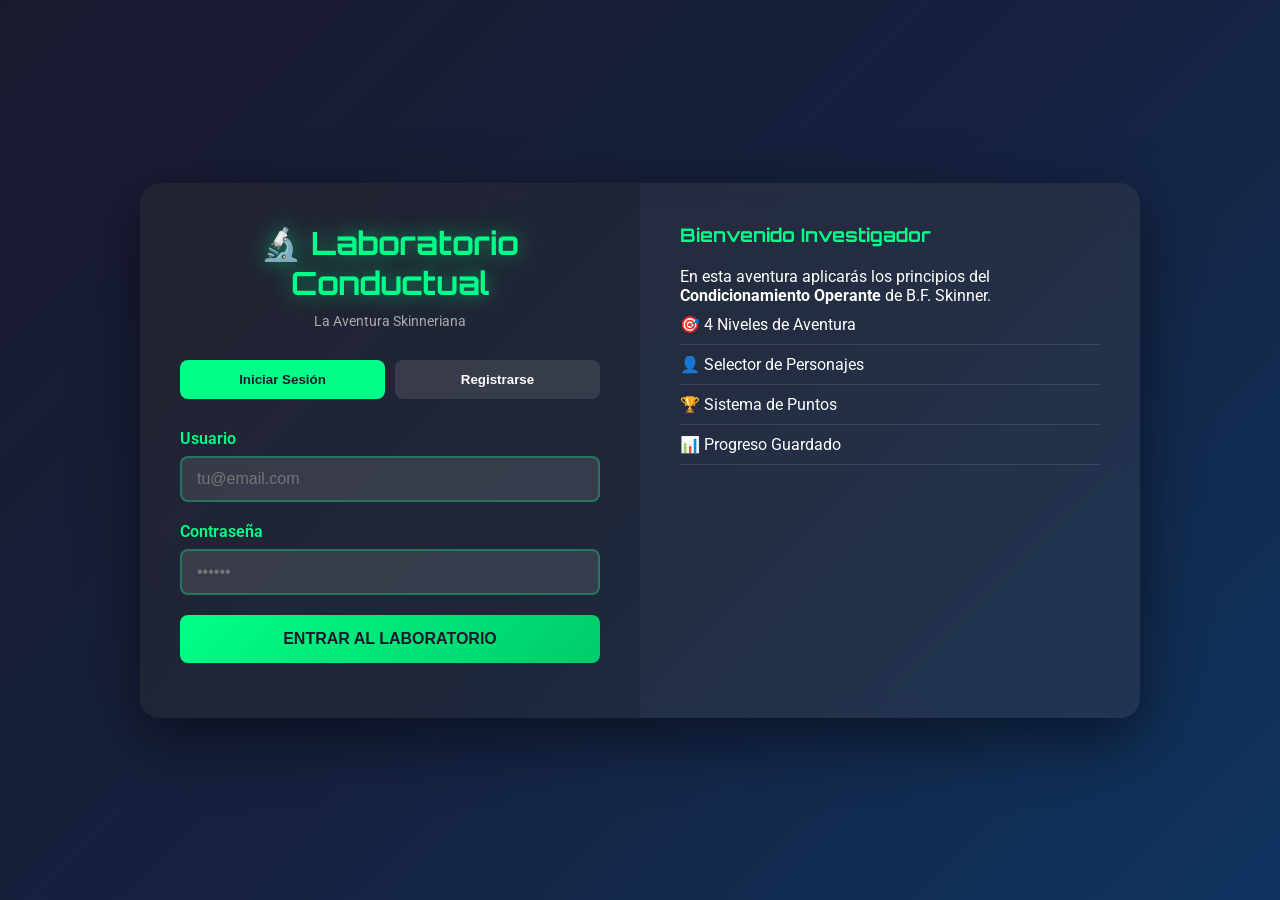
<file: index.html>
<!DOCTYPE html>
<html lang="es">
<head>
    <meta charset="UTF-8">
    <meta name="viewport" content="width=device-width, initial-scale=1.0">
    <title>Laboratorio Conductual - Login</title>
    <link rel="stylesheet" href="css/login.css">
    <link href="https://fonts.googleapis.com/css2?family=Orbitron:wght@400;700&family=Roboto:wght@300;400;700&display=swap" rel="stylesheet">
</head>
<body>
    <div class="login-container">
        <div class="login-box">
            <h1 class="game-title">🔬 Laboratorio Conductual</h1>
            <p class="subtitle">La Aventura Skinneriana</p>
            
            <div class="tabs">
                <button class="tab active" id="tab-login" onclick="cambiarFormulario('login')">Iniciar Sesión</button>
                <button class="tab" id="tab-register" onclick="cambiarFormulario('register')">Registrarse</button>
            </div>
            
            <!-- Formulario Login -->
            <div id="form-login" class="formulario active">
                <form onsubmit="iniciarSesion(event)">
                    <div class="input-group">
                        <label>Usuario</label>
                        <input type="text" id="login-user" required placeholder="tu@email.com">
                    </div>
                    <div class="input-group">
                        <label>Contraseña</label>
                        <input type="password" id="login-pass" required placeholder="••••••">
                    </div>
                    <button type="submit" class="btn-primary">ENTRAR AL LABORATORIO</button>
                    <p class="error-message" id="login-error"></p>
                </form>
            </div>
            
            <!-- Formulario Registro -->
            <div id="form-register" class="formulario">
                <form onsubmit="registrarUsuario(event)">
                    <div class="input-group">
                        <label>Usuario</label>
                        <input type="text" id="register-user" required placeholder="Elige un usuario">
                    </div>
                    <div class="input-group">
                        <label>Contraseña</label>
                        <input type="password" id="register-pass" required placeholder="Mínimo 6 caracteres">
                    </div>
                    <div class="input-group">
                        <label>Confirmar Contraseña</label>
                        <input type="password" id="register-confirm" required placeholder="Repite la contraseña">
                    </div>
                    <button type="submit" class="btn-primary">CREAR CUENTA</button>
                    <p class="error-message" id="register-error"></p>
                    <p class="success-message" id="register-success"></p>
                </form>
            </div>
        </div>
        
        <div class="info-panel">
            <h3>Bienvenido Investigador</h3>
            <p>En esta aventura aplicarás los principios del <strong>Condicionamiento Operante</strong> de B.F. Skinner.</p>
            <ul>
                <li>🎯 4 Niveles de Aventura</li>
                <li>👤 Selector de Personajes</li>
                <li>🏆 Sistema de Puntos</li>
                <li>📊 Progreso Guardado</li>
            </ul>
        </div>
    </div>
    
    <script src="js/auth.js"></script>
</body>
</html>
</file>
<file: css/login.css>
* {
    margin: 0;
    padding: 0;
    box-sizing: border-box;
}

body {
    font-family: 'Roboto', sans-serif;
    background: linear-gradient(135deg, #1a1a2e 0%, #16213e 50%, #0f3460 100%);
    min-height: 100vh;
    display: flex;
    justify-content: center;
    align-items: center;
    padding: 20px;
}

.login-container {
    display: grid;
    grid-template-columns: 1fr 1fr;
    max-width: 1000px;
    width: 100%;
    background: rgba(255, 255, 255, 0.1);
    border-radius: 20px;
    overflow: hidden;
    box-shadow: 0 20px 60px rgba(0, 0, 0, 0.5);
    backdrop-filter: blur(10px);
}

.login-box {
    padding: 40px;
    background: rgba(0, 0, 0, 0.3);
}

.game-title {
    font-family: 'Orbitron', sans-serif;
    color: #00ff88;
    font-size: 2rem;
    text-align: center;
    margin-bottom: 10px;
    text-shadow: 0 0 20px rgba(0, 255, 136, 0.5);
}

.subtitle {
    color: #aaa;
    text-align: center;
    margin-bottom: 30px;
    font-size: 0.9rem;
}

.tabs {
    display: flex;
    gap: 10px;
    margin-bottom: 30px;
}

.tab {
    flex: 1;
    padding: 12px;
    border: none;
    background: rgba(255, 255, 255, 0.1);
    color: #fff;
    cursor: pointer;
    border-radius: 8px;
    transition: all 0.3s;
    font-weight: 600;
}

.tab.active {
    background: #00ff88;
    color: #1a1a2e;
}

.formulario {
    display: none;
}

.formulario.active {
    display: block;
    animation: fadeIn 0.3s;
}

@keyframes fadeIn {
    from { opacity: 0; transform: translateY(-10px); }
    to { opacity: 1; transform: translateY(0); }
}

.input-group {
    margin-bottom: 20px;
}

.input-group label {
    display: block;
    color: #00ff88;
    margin-bottom: 8px;
    font-weight: 600;
}

.input-group input {
    width: 100%;
    padding: 12px 15px;
    border: 2px solid rgba(0, 255, 136, 0.3);
    border-radius: 8px;
    background: rgba(255, 255, 255, 0.1);
    color: #fff;
    font-size: 1rem;
}

.input-group input:focus {
    outline: none;
    border-color: #00ff88;
    box-shadow: 0 0 15px rgba(0, 255, 136, 0.3);
}

.btn-primary {
    width: 100%;
    padding: 15px;
    background: linear-gradient(135deg, #00ff88, #00cc6a);
    border: none;
    border-radius: 8px;
    color: #1a1a2e;
    font-size: 1rem;
    font-weight: 700;
    cursor: pointer;
    transition: all 0.3s;
}

.btn-primary:hover {
    transform: translateY(-2px);
    box-shadow: 0 10px 30px rgba(0, 255, 136, 0.4);
}

.error-message {
    color: #ff4757;
    margin-top: 15px;
    text-align: center;
    font-size: 0.9rem;
}

.success-message {
    color: #00ff88;
    margin-top: 15px;
    text-align: center;
    font-size: 0.9rem;
}

.info-panel {
    padding: 40px;
    background: rgba(0, 0, 0, 0.2);
    color: #fff;
}

.info-panel h3 {
    font-family: 'Orbitron', sans-serif;
    color: #00ff88;
    margin-bottom: 20px;
}

.info-panel ul {
    list-style: none;
}

.info-panel li {
    padding: 10px 0;
    border-bottom: 1px solid rgba(255, 255, 255, 0.1);
}

@media (max-width: 768px) {
    .login-container {
        grid-template-columns: 1fr;
    }
    .info-panel {
        display: none;
    }
}
</file>
<file: css/game.css>
* {
    margin: 0;
    padding: 0;
    box-sizing: border-box;
}

body {
    font-family: 'Roboto', sans-serif;
    background: linear-gradient(135deg, #1a1a2e 0%, #16213e 100%);
    min-height: 100vh;
    color: #fff;
}

.game-header {
    display: flex;
    justify-content: space-between;
    align-items: center;
    padding: 15px 30px;
    background: rgba(0, 0, 0, 0.5);
    border-bottom: 2px solid #00ff88;
    position: fixed;
    width: 100%;
    top: 0;
    z-index: 1000;
}

.logo {
    font-family: 'Orbitron', sans-serif;
    color: #00ff88;
    font-size: 1.5rem;
}

.player-info {
    display: flex;
    align-items: center;
    gap: 20px;
}

.points {
    color: #ffd700;
    font-weight: bold;
}

.btn-logout {
    padding: 8px 20px;
    background: #ff4757;
    border: none;
    border-radius: 5px;
    color: #fff;
    cursor: pointer;
}

.screen {
    display: none;
    padding: 100px 20px 20px;
    min-height: 100vh;
}

.screen.active {
    display: block;
}

.screen-content {
    max-width: 1200px;
    margin: 0 auto;
    text-align: center;
}

.screen-content h2 {
    font-family: 'Orbitron', sans-serif;
    color: #00ff88;
    margin-bottom: 10px;
}

/* Personajes */
.characters-grid {
    display: grid;
    grid-template-columns: repeat(auto-fit, minmax(250px, 1fr));
    gap: 30px;
    margin-top: 40px;
}

.character-card {
    background: rgba(255, 255, 255, 0.1);
    border: 2px solid rgba(0, 255, 136, 0.3);
    border-radius: 15px;
    padding: 30px;
    cursor: pointer;
    transition: all 0.3s;
}

.character-card:hover {
    transform: translateY(-10px);
    border-color: #00ff88;
    box-shadow: 0 20px 40px rgba(0, 255, 136, 0.3);
}

.character-emoji {
    font-size: 5rem;
    margin-bottom: 20px;
}

.character-card h3 {
    color: #00ff88;
    margin-bottom: 10px;
}

.stats {
    margin-top: 20px;
    display: flex;
    flex-direction: column;
    gap: 5px;
    font-size: 0.9rem;
    color: #aaa;
}

/* Niveles */
.levels-container {
    display: grid;
    grid-template-columns: repeat(auto-fit, minmax(250px, 1fr));
    gap: 30px;
    margin-top: 40px;
}

.level-card {
    background: rgba(255, 255, 255, 0.1);
    border: 2px solid rgba(0, 255, 136, 0.3);
    border-radius: 15px;
    padding: 30px;
    cursor: pointer;
    transition: all 0.3s;
    position: relative;
}

.level-card:not(.locked):hover {
    transform: scale(1.05);
    border-color: #00ff88;
}

.level-card.locked {
    opacity: 0.5;
    cursor: not-allowed;
}

.level-icon {
    font-size: 4rem;
    margin-bottom: 15px;
}

.lock-overlay {
    position: absolute;
    top: 50%;
    left: 50%;
    transform: translate(-50%, -50%);
    background: rgba(0, 0, 0, 0.8);
    padding: 10px 20px;
    border-radius: 10px;
    font-weight: bold;
}

/* Juego */
.game-container {
    max-width: 900px;
    margin: 0 auto;
    background: rgba(0, 0, 0, 0.3);
    border-radius: 20px;
    padding: 30px;
}

.level-header {
    display: flex;
    justify-content: space-between;
    align-items: center;
    margin-bottom: 30px;
    padding-bottom: 20px;
    border-bottom: 2px solid rgba(0, 255, 136, 0.3);
}

.level-header h3 {
    color: #00ff88;
    font-family: 'Orbitron', sans-serif;
}

.progress-info {
    color: #aaa;
}

/* Nivel 1 */
.scenario-box {
    background: rgba(255, 255, 255, 0.1);
    padding: 30px;
    border-radius: 15px;
    margin-bottom: 20px;
    text-align: center;
}

.scenario-emoji {
    font-size: 5rem;
    margin-bottom: 15px;
}

/* Nivel 2 - Camino */
.road {
    height: 120px;
    background: linear-gradient(90deg, #2d3436 0%, #636e72 100%);
    border-radius: 10px;
    position: relative;
    margin-bottom: 20px;
    border: 3px solid #00ff88;
}

.finish-line {
    position: absolute;
    right: 20px;
    top: 50%;
    transform: translateY(-50%);
    font-size: 2.5rem;
}

.car {
    position: absolute;
    left: 20px;
    top: 50%;
    transform: translateY(-50%);
    font-size: 3rem;
    transition: left 0.5s ease-out;
}

.behavior-bar {
    margin-bottom: 20px;
    text-align: center;
}

.bar-container {
    width: 100%;
    height: 25px;
    background: rgba(255, 255, 255, 0.1);
    border-radius: 15px;
    overflow: hidden;
    margin: 10px 0;
}

.bar-fill {
    height: 100%;
    width: 0%;
    background: linear-gradient(90deg, #00ff88, #00cc6a);
    transition: width 0.5s;
}

/* Nivel 3 - Gráfico */
.program-display {
    background: rgba(255, 255, 255, 0.1);
    padding: 20px;
    border-radius: 15px;
    margin-bottom: 20px;
}

.graph-container {
    margin-top: 20px;
}

.graph {
    display: flex;
    align-items: flex-end;
    gap: 5px;
    height: 150px;
    padding: 10px;
    background: rgba(0, 0, 0, 0.3);
    border-radius: 10px;
}

.graph-bar {
    flex: 1;
    background: linear-gradient(180deg, #00ff88, #00cc6a);
    border-radius: 3px 3px 0 0;
    min-width: 20px;
}

/* Nivel 4 - Moldeamiento */
.shaping-display {
    background: rgba(255, 255, 255, 0.1);
    padding: 20px;
    border-radius: 15px;
    margin-bottom: 20px;
}

.target-behavior {
    margin-bottom: 20px;
}

.steps-container {
    display: flex;
    flex-direction: column;
    gap: 10px;
    margin-bottom: 20px;
}

.step {
    padding: 10px 15px;
    background: rgba(255, 255, 255, 0.1);
    border-radius: 8px;
    text-align: left;
}

.step.completed {
    background: rgba(0, 255, 136, 0.3);
    color: #00ff88;
}

.step.current {
    background: rgba(255, 215, 0, 0.3);
    color: #ffd700;
    border: 2px solid #ffd700;
}

.avatar-display {
    font-size: 4rem;
    margin: 20px 0;
}

/* Opciones */
.question-box {
    background: rgba(255, 255, 255, 0.1);
    padding: 25px;
    border-radius: 15px;
    margin-bottom: 20px;
}

.question-box h4 {
    color: #ffd700;
    margin-bottom: 20px;
}

.options {
    display: grid;
    grid-template-columns: repeat(auto-fit, minmax(180px, 1fr));
    gap: 12px;
}

.option-btn {
    padding: 12px 15px;
    background: rgba(0, 255, 136, 0.2);
    border: 2px solid rgba(0, 255, 136, 0.5);
    border-radius: 10px;
    color: #fff;
    cursor: pointer;
    font-size: 0.95rem;
    transition: all 0.3s;
}

.option-btn:hover:not(:disabled) {
    background: rgba(0, 255, 136, 0.4);
    transform: translateY(-2px);
}

.option-btn:disabled {
    opacity: 0.5;
    cursor: not-allowed;
}

/* Feedback */
.feedback {
    padding: 20px;
    border-radius: 10px;
    margin-top: 20px;
    font-weight: bold;
    text-align: center;
}

.feedback.correct {
    background: rgba(0, 255, 136, 0.2);
    color: #00ff88;
}

.feedback.incorrect {
    background: rgba(255, 71, 87, 0.2);
    color: #ff4757;
}

.btn-back {
    margin-top: 20px;
    padding: 10px 20px;
    background: rgba(255, 255, 255, 0.1);
    border: none;
    border-radius: 5px;
    color: #fff;
    cursor: pointer;
}

/* Resultados */
.results-content {
    max-width: 600px;
    margin: 100px auto;
    background: rgba(0, 0, 0, 0.5);
    padding: 50px;
    border-radius: 20px;
    border: 2px solid #00ff88;
    text-align: center;
}

.results-emoji {
    font-size: 5rem;
    margin: 20px 0;
}

.stats-grid {
    display: grid;
    grid-template-columns: repeat(3, 1fr);
    gap: 20px;
    margin: 30px 0;
}

.stat-box {
    background: rgba(255, 255, 255, 0.1);
    padding: 20px;
    border-radius: 10px;
}

.stat-value {
    font-size: 2rem;
    color: #00ff88;
    font-family: 'Orbitron', sans-serif;
    font-weight: bold;
}

.stat-label {
    color: #aaa;
    margin-top: 5px;
    font-size: 0.9rem;
}

.btn-primary {
    padding: 15px 40px;
    background: linear-gradient(135deg, #00ff88, #00cc6a);
    border: none;
    border-radius: 10px;
    color: #1a1a2e;
    font-size: 1.1rem;
    font-weight: bold;
    cursor: pointer;
    transition: all 0.3s;
}

.btn-primary:hover {
    transform: translateY(-3px);
    box-shadow: 0 10px 30px rgba(0, 255, 136, 0.4);
}

@media (max-width: 768px) {
    .characters-grid,
    .levels-container {
        grid-template-columns: 1fr;
    }
    
    .stats-grid {
        grid-template-columns: 1fr;
    }
}
/* Botón Cambiar Avatar */
.btn-avatar {
    padding: 8px 15px;
    background: linear-gradient(135deg, #667eea 0%, #764ba2 100%);
    border: none;
    border-radius: 5px;
    color: #fff;
    cursor: pointer;
    font-weight: 600;
    transition: all 0.3s;
    font-size: 0.9rem;
}

.btn-avatar:hover {
    transform: translateY(-2px);
    box-shadow: 0 5px 15px rgba(102, 126, 234, 0.4);
}

/* Confirmación de cambio de avatar */
.confirm-modal {
    position: fixed;
    top: 0;
    left: 0;
    width: 100%;
    height: 100%;
    background: rgba(0, 0, 0, 0.8);
    display: flex;
    justify-content: center;
    align-items: center;
    z-index: 10000;
    animation: fadeIn 0.3s;
}

.confirm-content {
    background: linear-gradient(135deg, #1a1a2e 0%, #16213e 100%);
    padding: 40px;
    border-radius: 20px;
    border: 2px solid #00ff88;
    text-align: center;
    max-width: 500px;
    box-shadow: 0 20px 60px rgba(0, 255, 136, 0.3);
}

.confirm-content h3 {
    color: #00ff88;
    margin-bottom: 20px;
    font-family: 'Orbitron', sans-serif;
}

.confirm-content p {
    color: #ccc;
    margin-bottom: 30px;
    line-height: 1.6;
}

.confirm-buttons {
    display: flex;
    gap: 15px;
    justify-content: center;
}

.btn-confirm {
    padding: 12px 30px;
    border: none;
    border-radius: 8px;
    cursor: pointer;
    font-weight: bold;
    transition: all 0.3s;
}

.btn-confirm.yes {
    background: #00ff88;
    color: #1a1a2e;
}

.btn-confirm.no {
    background: #ff4757;
    color: #fff;
}

.btn-confirm:hover {
    transform: scale(1.05);
}
/* Botón Cambiar Avatar */
.btn-avatar {
    padding: 8px 15px;
    background: linear-gradient(135deg, #667eea 0%, #764ba2 100%);
    border: none;
    border-radius: 5px;
    color: #fff;
    cursor: pointer;
    font-weight: 600;
    transition: all 0.3s;
    font-size: 0.9rem;
    margin-right: 10px;
}

.btn-avatar:hover {
    transform: translateY(-2px);
    box-shadow: 0 5px 15px rgba(102, 126, 234, 0.4);
}

/* Modal de confirmación */
.confirm-modal {
    position: fixed;
    top: 0;
    left: 0;
    width: 100%;
    height: 100%;
    background: rgba(0, 0, 0, 0.85);
    display: flex;
    justify-content: center;
    align-items: center;
    z-index: 10000;
    animation: fadeIn 0.3s;
}

.confirm-content {
    background: linear-gradient(135deg, #1a1a2e 0%, #16213e 100%);
    padding: 40px;
    border-radius: 20px;
    border: 2px solid #00ff88;
    text-align: center;
    max-width: 500px;
    box-shadow: 0 20px 60px rgba(0, 255, 136, 0.3);
    animation: slideUp 0.3s;
}

.confirm-content h3 {
    color: #00ff88;
    margin-bottom: 15px;
    font-family: 'Orbitron', sans-serif;
    font-size: 1.5rem;
}

.confirm-content p {
    color: #ccc;
    margin-bottom: 25px;
    line-height: 1.6;
}

.confirm-buttons {
    display: flex;
    gap: 15px;
    justify-content: center;
}

.btn-confirm {
    padding: 12px 30px;
    border: none;
    border-radius: 8px;
    cursor: pointer;
    font-weight: bold;
    transition: all 0.3s;
    font-size: 1rem;
}

.btn-confirm.yes {
    background: #00ff88;
    color: #1a1a2e;
}

.btn-confirm.no {
    background: #ff4757;
    color: #fff;
}

.btn-confirm:hover {
    transform: scale(1.05);
}

@keyframes fadeIn {
    from { opacity: 0; }
    to { opacity: 1; }
}

@keyframes slideUp {
    from { transform: translateY(50px); opacity: 0; }
    to { transform: translateY(0); opacity: 1; }
}
/* Botón Cambiar Avatar */
.btn-avatar {
    padding: 8px 15px;
    background: linear-gradient(135deg, #667eea 0%, #764ba2 100%);
    border: none;
    border-radius: 5px;
    color: #fff;
    cursor: pointer;
    font-weight: 600;
    transition: all 0.3s;
    font-size: 0.9rem;
    margin-right: 10px;
}

.btn-avatar:hover {
    transform: translateY(-2px);
    box-shadow: 0 5px 15px rgba(102, 126, 234, 0.4);
}

/* Modal de confirmación */
.confirm-modal {
    position: fixed;
    top: 0;
    left: 0;
    width: 100%;
    height: 100%;
    background: rgba(0, 0, 0, 0.85);
    display: none;
    justify-content: center;
    align-items: center;
    z-index: 10000;
    animation: fadeIn 0.3s;
}

.confirm-modal.active {
    display: flex;
}

.confirm-content {
    background: linear-gradient(135deg, #1a1a2e 0%, #16213e 100%);
    padding: 40px;
    border-radius: 20px;
    border: 2px solid #00ff88;
    text-align: center;
    max-width: 500px;
    box-shadow: 0 20px 60px rgba(0, 255, 136, 0.3);
    animation: slideUp 0.3s;
}

.confirm-content h3 {
    color: #00ff88;
    margin-bottom: 15px;
    font-family: 'Orbitron', sans-serif;
    font-size: 1.5rem;
}

.confirm-content p {
    color: #ccc;
    margin-bottom: 25px;
    line-height: 1.6;
}

.confirm-buttons {
    display: flex;
    gap: 15px;
    justify-content: center;
}

.btn-confirm {
    padding: 12px 30px;
    border: none;
    border-radius: 8px;
    cursor: pointer;
    font-weight: bold;
    transition: all 0.3s;
    font-size: 1rem;
}

.btn-confirm.yes {
    background: #00ff88;
    color: #1a1a2e;
}

.btn-confirm.no {
    background: #ff4757;
    color: #fff;
}

.btn-confirm:hover {
    transform: scale(1.05);
}

@keyframes fadeIn {
    from { opacity: 0; }
    to { opacity: 1; }
}

@keyframes slideUp {
    from { transform: translateY(50px); opacity: 0; }
    to { transform: translateY(0); opacity: 1; }
}
/* Modal de confirmación */
.confirm-modal {
    position: fixed;
    top: 0;
    left: 0;
    width: 100%;
    height: 100%;
    background: rgba(0, 0, 0, 0.85);
    display: none;
    justify-content: center;
    align-items: center;
    z-index: 10000;
    animation: fadeIn 0.3s;
}

.confirm-modal.active {
    display: flex !important;
}

.confirm-content {
    background: linear-gradient(135deg, #1a1a2e 0%, #16213e 100%);
    padding: 40px;
    border-radius: 20px;
    border: 2px solid #00ff88;
    text-align: center;
    max-width: 500px;
    box-shadow: 0 20px 60px rgba(0, 255, 136, 0.3);
    animation: slideUp 0.3s;
}

.confirm-content h3 {
    color: #00ff88;
    margin-bottom: 15px;
    font-family: 'Orbitron', sans-serif;
    font-size: 1.5rem;
}

.confirm-content p {
    color: #ccc;
    margin-bottom: 25px;
    line-height: 1.6;
}

.confirm-buttons {
    display: flex;
    gap: 15px;
    justify-content: center;
}

.btn-confirm {
    padding: 12px 30px;
    border: none;
    border-radius: 8px;
    cursor: pointer;
    font-weight: bold;
    transition: all 0.3s;
    font-size: 1rem;
}

.btn-confirm.yes {
    background: #00ff88;
    color: #1a1a2e;
}

.btn-confirm.no {
    background: #ff4757;
    color: #fff;
}

.btn-confirm:hover {
    transform: scale(1.05);
}

@keyframes fadeIn {
    from { opacity: 0; }
    to { opacity: 1; }
}

@keyframes slideUp {
    from { transform: translateY(50px); opacity: 0; }
    to { transform: translateY(0); opacity: 1; }
}
/* Agrega esto en css/game.css */

/* Nivel 2 - Camino con Auto Avanzado */
.game-container-level2 {
    max-width: 1000px;
    margin: 0 auto;
    background: rgba(0, 0, 0, 0.3);
    border-radius: 20px;
    padding: 20px;
}

.game-canvas-container {
    position: relative;
    width: 100%;
    height: 400px;
    background: linear-gradient(180deg, #87CEEB 0%, #E0F6FF 50%, #90EE90 100%);
    border-radius: 15px;
    overflow: hidden;
    margin-bottom: 20px;
    border: 3px solid #00ff88;
    box-shadow: 0 10px 30px rgba(0, 255, 136, 0.3);
}

#gameCanvas {
    width: 100%;
    height: 100%;
    display: block;
}

.canvas-overlay {
    position: absolute;
    top: 10px;
    left: 10px;
    right: 10px;
    display: flex;
    justify-content: space-between;
    pointer-events: none;
}

.distance-meter,
.speed-meter {
    background: rgba(0, 0, 0, 0.7);
    color: #00ff88;
    padding: 8px 15px;
    border-radius: 20px;
    font-weight: bold;
    font-family: 'Orbitron', sans-serif;
    border: 2px solid #00ff88;
}

.behavior-bar-advanced {
    background: rgba(0, 0, 0, 0.5);
    padding: 15px;
    border-radius: 10px;
    margin-bottom: 15px;
}

.bar-container-advanced {
    width: 100%;
    height: 30px;
    background: rgba(255, 255, 255, 0.1);
    border-radius: 15px;
    overflow: hidden;
    margin: 10px 0;
    border: 2px solid #00ff88;
}

.bar-fill-advanced {
    height: 100%;
    width: 0%;
    background: linear-gradient(90deg, #00ff88, #00cc6a, #00ff88);
    background-size: 200% 100%;
    animation: shimmer 2s infinite;
    transition: width 0.5s ease-out;
}

@keyframes shimmer {
    0% { background-position: 200% 0; }
    100% { background-position: -200% 0; }
}

.question-box-level2 {
    background: rgba(0, 0, 0, 0.7);
    padding: 20px;
    border-radius: 15px;
    margin-bottom: 15px;
    border: 2px solid #00ff88;
}

.options-level2 {
    display: grid;
    grid-template-columns: repeat(auto-fit, minmax(200px, 1fr));
    gap: 12px;
    margin-top: 15px;
}

.options-level2 .option-btn {
    padding: 15px;
    background: linear-gradient(135deg, rgba(0, 255, 136, 0.2), rgba(0, 204, 106, 0.2));
    border: 2px solid #00ff88;
    border-radius: 10px;
    color: #fff;
    cursor: pointer;
    font-size: 1rem;
    font-weight: 600;
    transition: all 0.3s;
}

.options-level2 .option-btn:hover:not(:disabled) {
    background: linear-gradient(135deg, rgba(0, 255, 136, 0.4), rgba(0, 204, 106, 0.4));
    transform: translateY(-3px);
    box-shadow: 0 5px 15px rgba(0, 255, 136, 0.4);
}

.options-level2 .option-btn:disabled {
    opacity: 0.5;
    cursor: not-allowed;
}

.options-level2 .option-btn.correct {
    background: linear-gradient(135deg, #00ff88, #00cc6a);
    color: #1a1a2e;
}

.options-level2 .option-btn.incorrect {
    background: linear-gradient(135deg, #ff4757, #ff6b7a);
    border-color: #ff4757;
}
</file>
